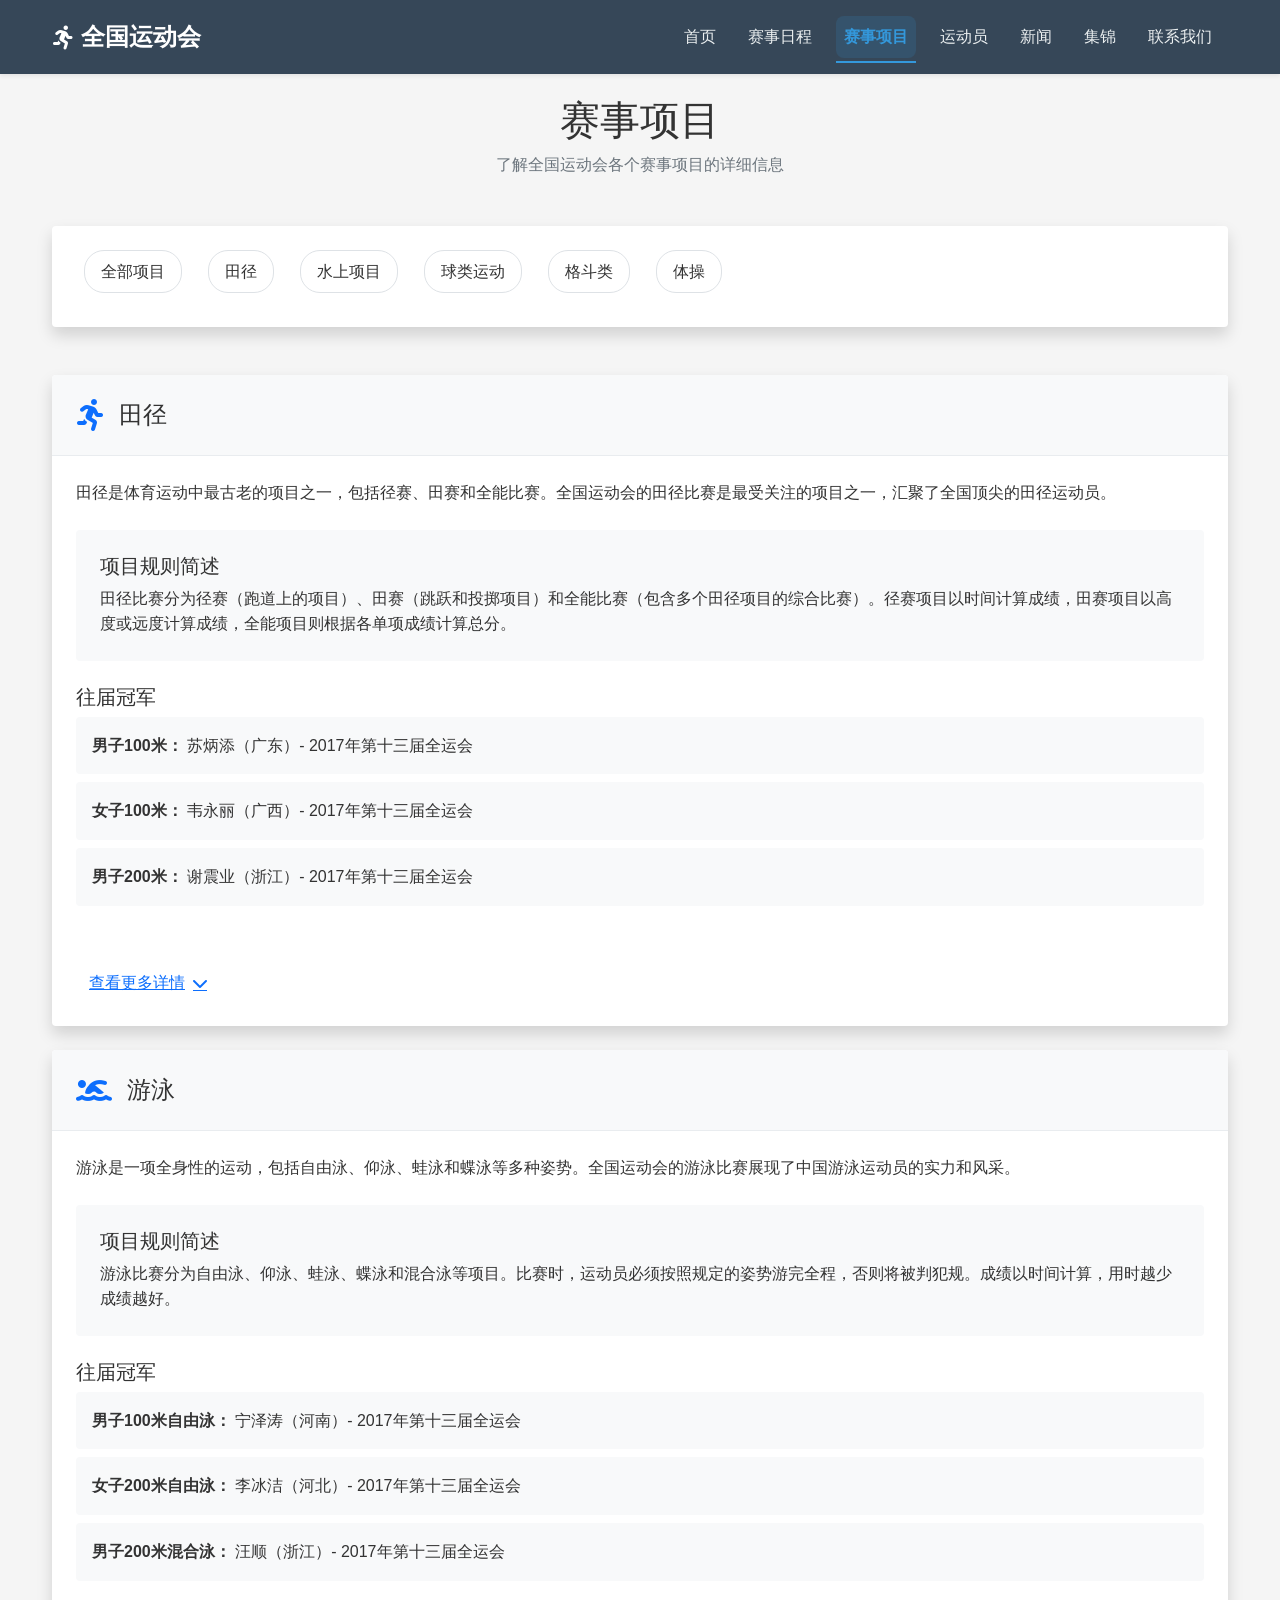
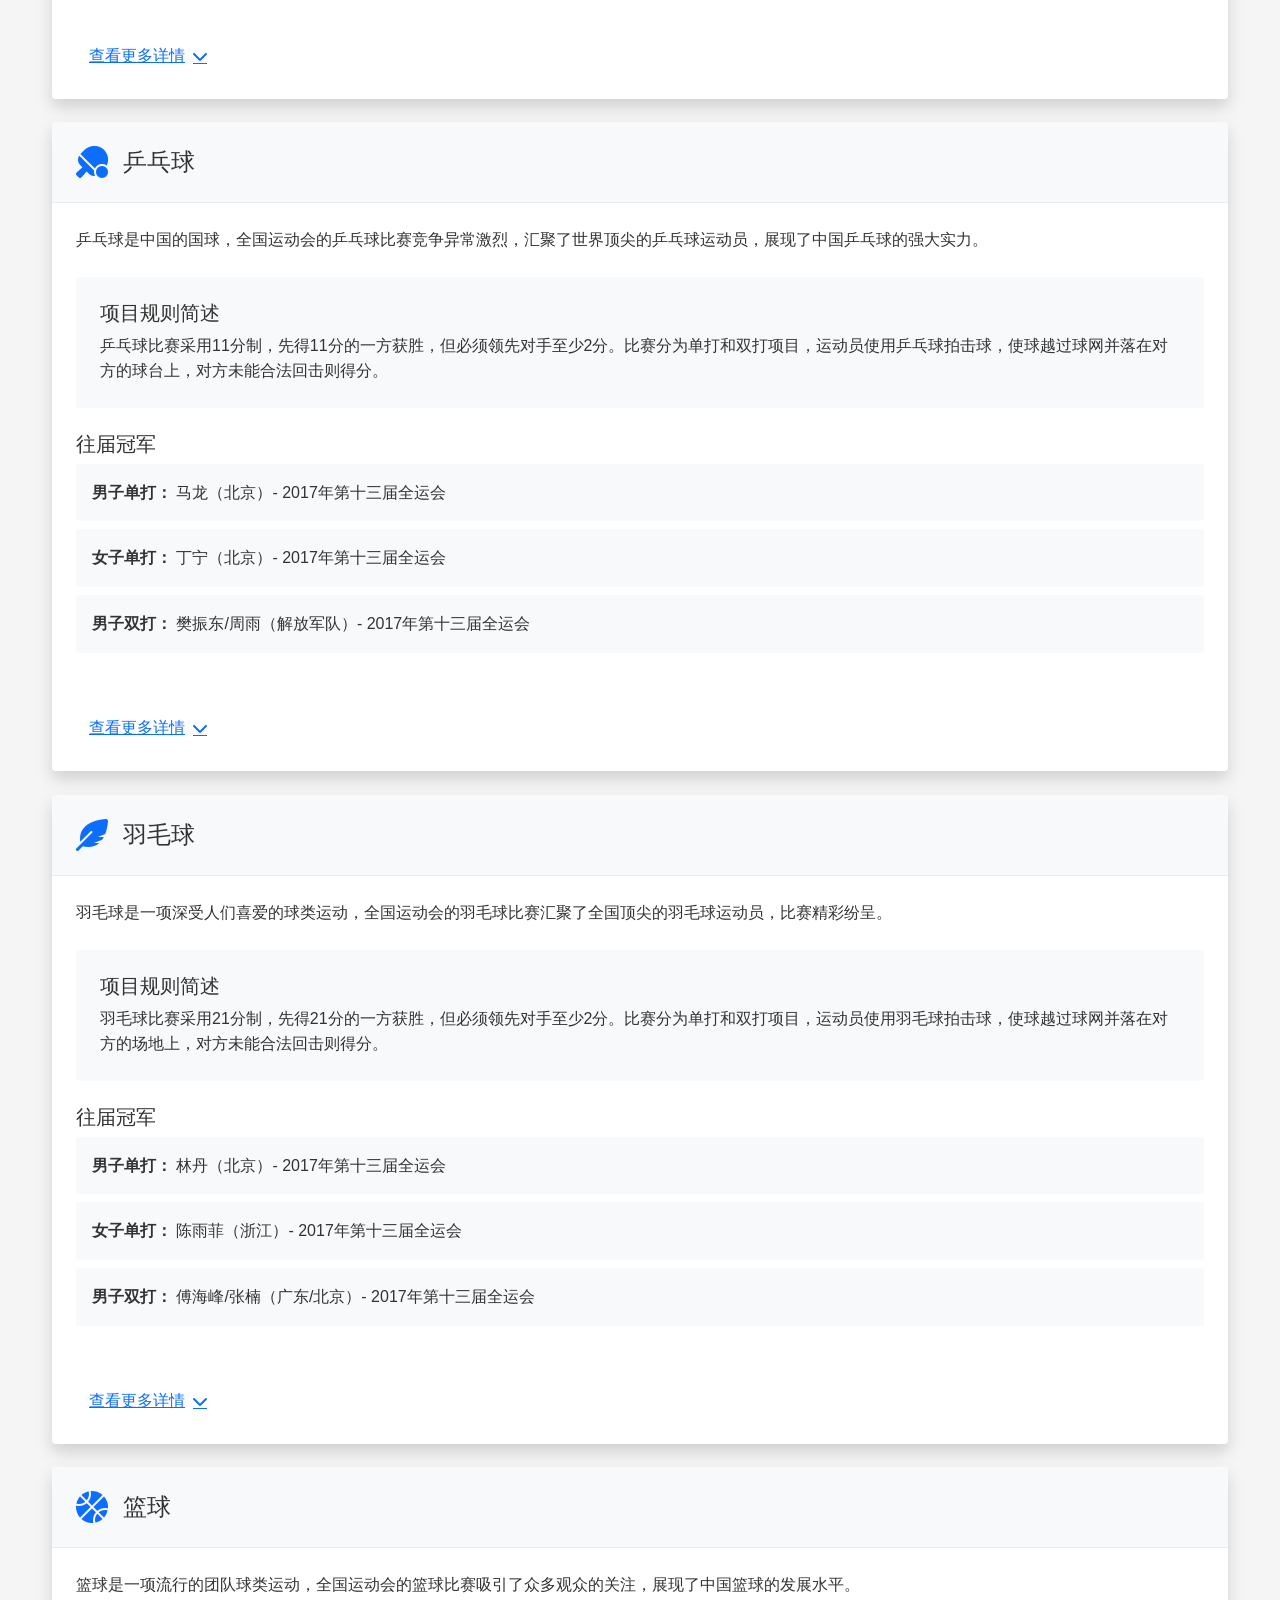
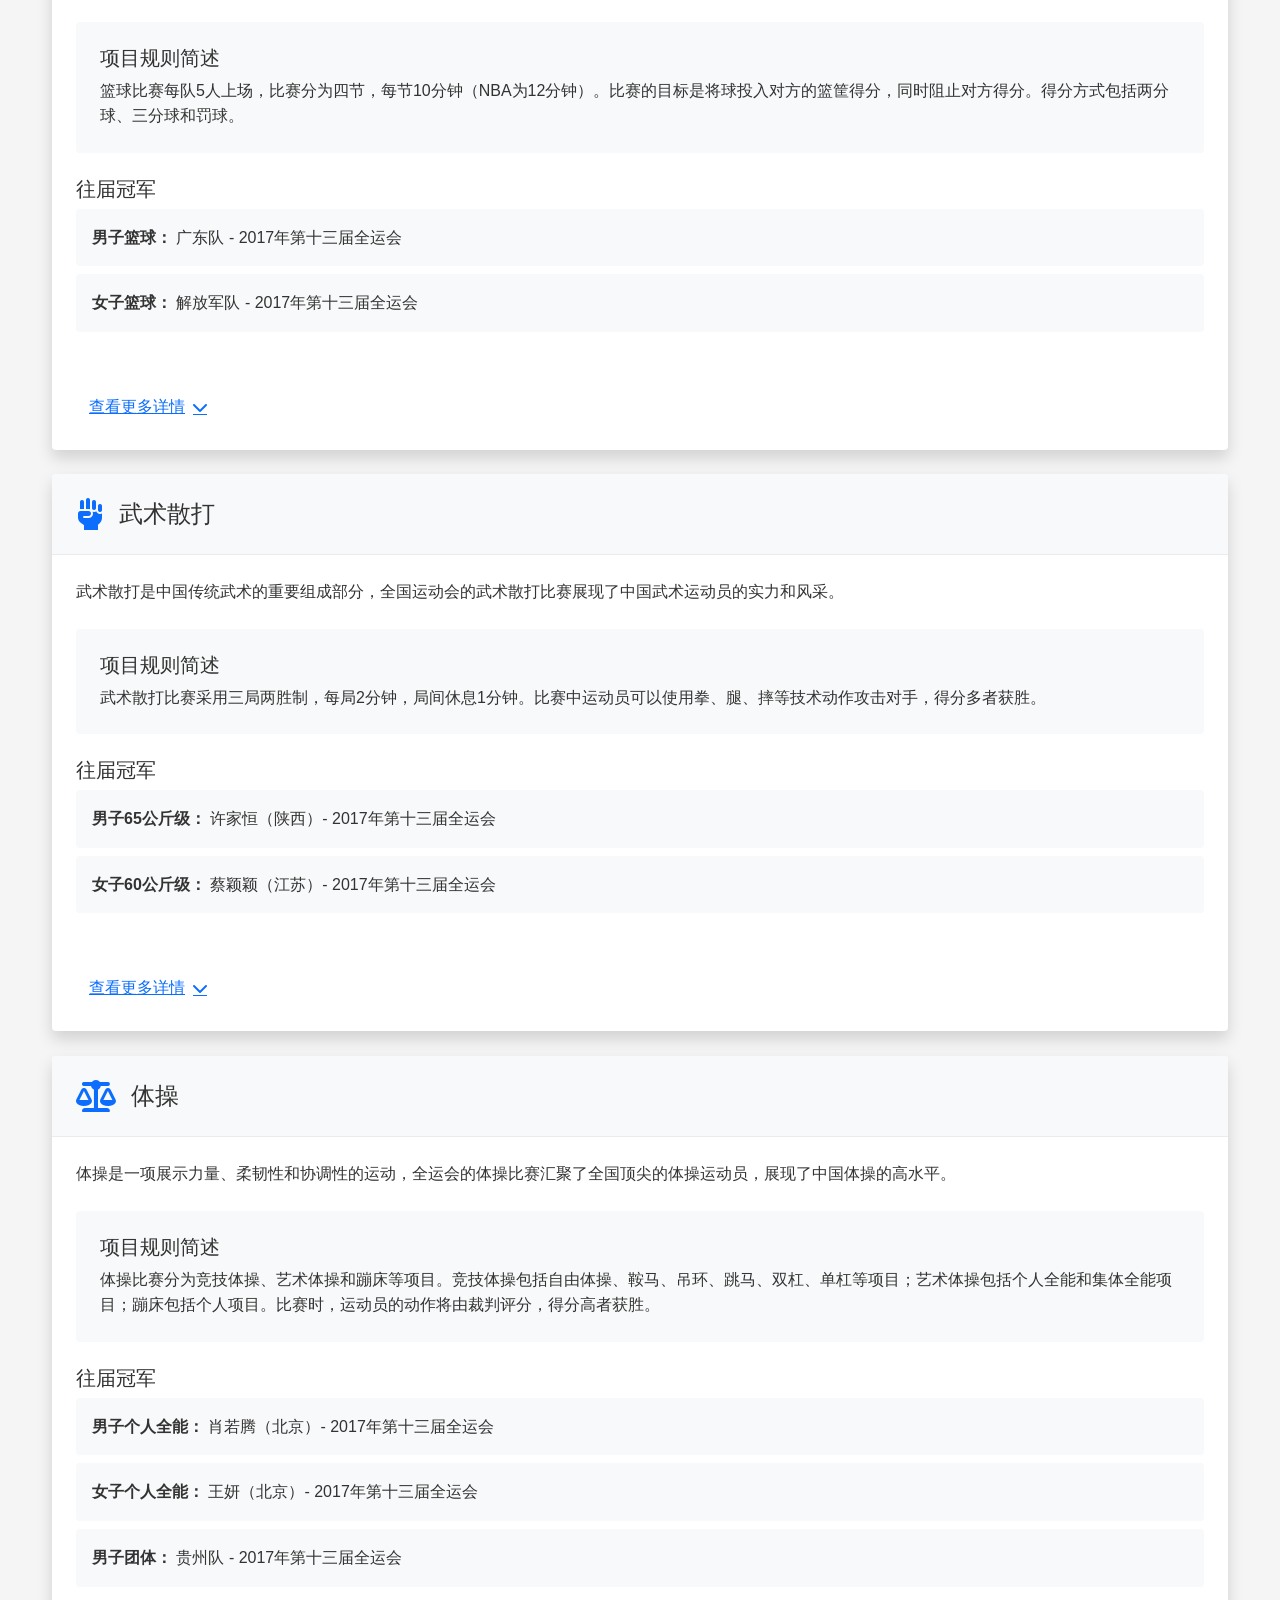
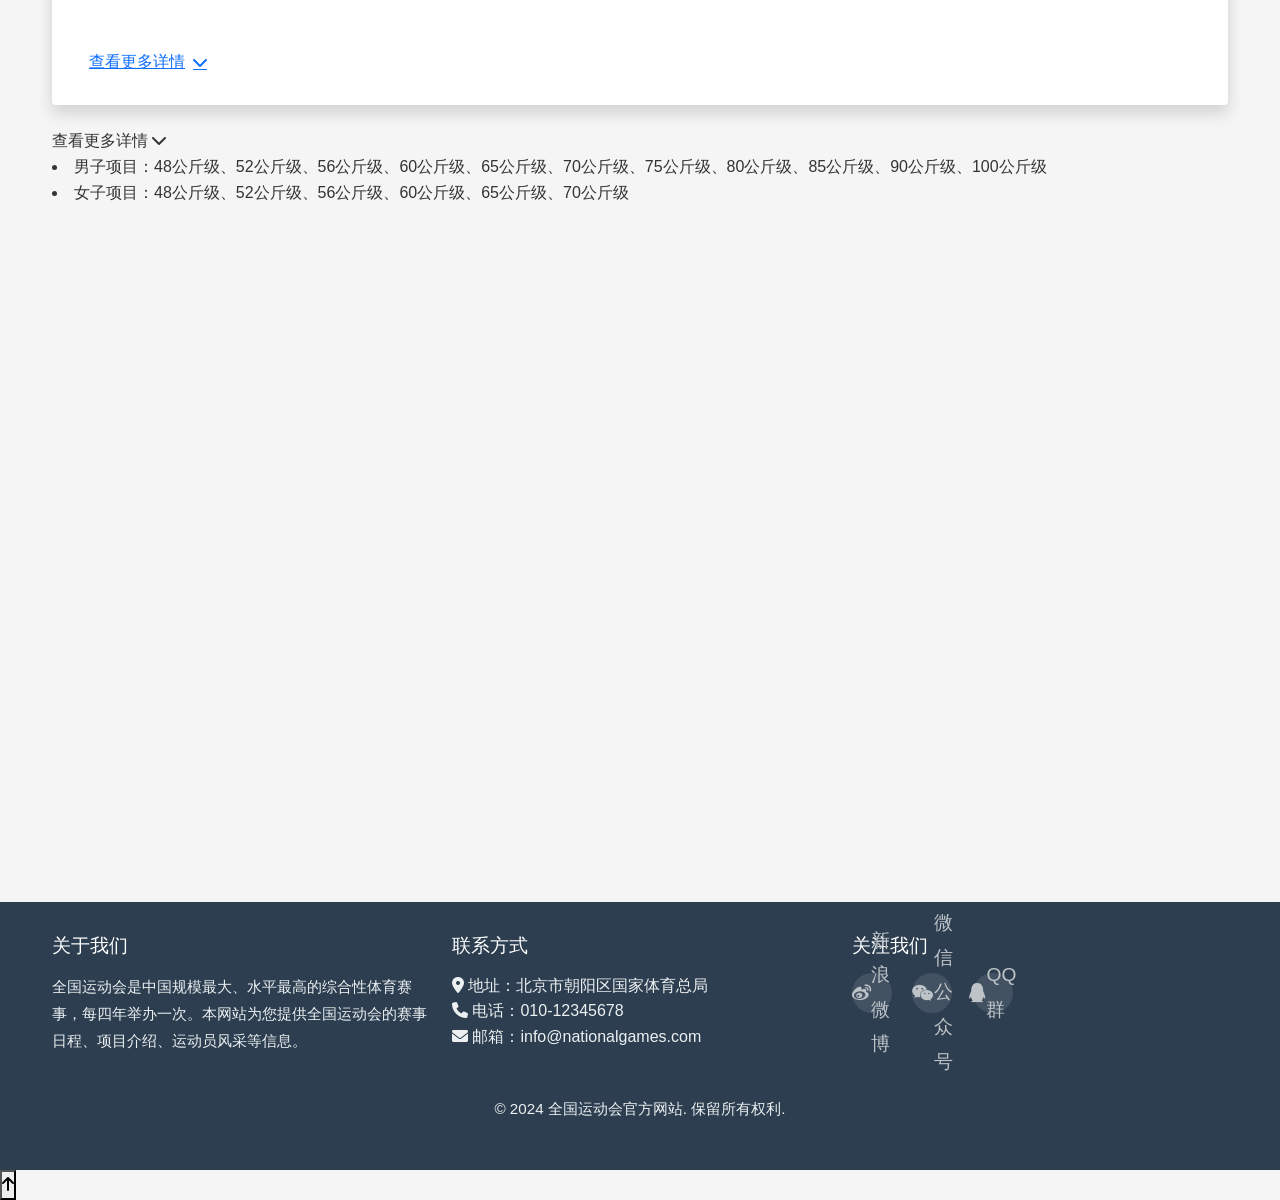
<file: FinalProject/events.html>
<!DOCTYPE html>
<html lang="zh-CN">
<head>
    <meta charset="UTF-8">
    <meta name="viewport" content="width=device-width, initial-scale=1.0">
    <title>全国运动会 - 赛事项目介绍</title>
    <!-- SEO优化 -->
    <meta name="description" content="全国运动会赛事项目介绍，包括田径、游泳、球类、体操等多个比赛项目的详细信息、规则和往届冠军。">
    <meta name="keywords" content="全国运动会,赛事项目,田径,游泳,球类,体操,苏炳添,全运会">
    <meta name="author" content="全国运动会组委会">
    
    <!-- 预加载关键CSS -->
    <link rel="preload" href="css/bootstrap.min.css" as="style" onload="this.onload=null;this.rel='stylesheet'">
    <link rel="preload" href="css/styles.css" as="style" onload="this.onload=null;this.rel='stylesheet'">
    
    <!-- 非关键CSS延迟加载 -->
    <link rel="stylesheet" href="css/bootstrap.min.css" media="print" onload="this.media='all'">
    <link rel="stylesheet" href="css/styles.css" media="print" onload="this.media='all'">
    
    <!-- 图标库延迟加载 -->
    <link rel="stylesheet" href="https://cdnjs.cloudflare.com/ajax/libs/font-awesome/6.0.0-beta3/css/all.min.css" media="print" onload="this.media='all'">
    
    <!-- 核心内联样式 -->
    <style>
        /* 关键渲染路径样式 */
        body {
            font-family: -apple-system, BlinkMacSystemFont, 'Segoe UI', Roboto, sans-serif;
            margin: 0;
            padding: 0;
            background-color: #f5f5f5;
        }
        
        main {
            margin-top: 80px;
        }
        
        /* 减少重绘重排的基础样式 */
        .event-card {
            will-change: transform;
        }
    </style>
    
    <!-- 结构化数据 (JSON-LD) -->
    <script type="application/ld+json">
    {
      "@context": "https://schema.org",
      "@type": "SportsEvent",
      "name": "全国运动会赛事项目",
      "description": "全国运动会赛事项目介绍，包括田径、游泳、球类、体操等多个比赛项目的详细信息、规则和往届冠军。",
      "url": "https://www.nationalgames.com/events.html",
      "startDate": "2024-09-01",
      "endDate": "2024-09-15",
      "location": {
        "@type": "Place",
        "name": "全国运动会主体育场",
        "address": {
          "@type": "PostalAddress",
          "addressLocality": "北京市",
          "addressRegion": "北京",
          "addressCountry": "中国"
        }
      },
      "organizer": {
        "@type": "Organization",
        "name": "全国运动会组委会",
        "url": "https://www.nationalgames.com"
      },
      "about": {
        "@type": "SportsOrganization",
        "name": "全国运动会",
        "sport": ["田径", "游泳", "乒乓球", "羽毛球", "篮球", "武术散打", "体操"]
      }
    }
    </script>
</head>
<body>
    <!-- 头部导航栏 -->
    <header class="fixed-top">
        <nav class="navbar navbar-expand-lg navbar-dark bg-dark shadow-sm">
            <div class="container">
                <a class="navbar-brand" href="index.html">
                    <i class="fas fa-running"></i> 全国运动会
                </a>
                <button class="navbar-toggler" type="button" data-bs-toggle="collapse" data-bs-target="#navbarNav" aria-controls="navbarNav" aria-expanded="false" aria-label="Toggle navigation">
                    <span class="navbar-toggler-icon"></span>
                </button>
                <div class="collapse navbar-collapse justify-content-end" id="navbarNav">
                    <ul class="navbar-nav">
                        <li class="nav-item">
                            <a class="nav-link" href="index.html">首页</a>
                        </li>
                        <li class="nav-item">
                            <a class="nav-link" href="schedule.html">赛事日程</a>
                        </li>
                        <li class="nav-item">
                            <a class="nav-link active" href="events.html">赛事项目</a>
                        </li>
                        <li class="nav-item">
                            <a class="nav-link" href="athletes.html">运动员</a>
                        </li>
                        <li class="nav-item">
                            <a class="nav-link" href="news.html">新闻</a>
                        </li>
                        <li class="nav-item">
                            <a class="nav-link" href="live.html">集锦</a>
                        </li>
                        <li class="nav-item">
                            <a class="nav-link" href="contact.html">联系我们</a>
                        </li>
                    </ul>
                </div>
            </div>
        </nav>
    </header>

    <!-- 页面内容 -->
    <main class="container mt-5 pt-5">
        <!-- 页面标题 -->
        <div class="text-center mb-5 fade-in">
            <h1>赛事项目</h1>
            <p class="text-muted">了解全国运动会各个赛事项目的详细信息</p>
        </div>

        <!-- 分类导航 -->
        <div class="category-nav bg-white rounded p-4 shadow mb-5">
            <h2 class="visually-hidden">赛事项目分类</h2>
            <style>
                /* 确保导航链接文字清晰可见 */
                .category-nav .nav-link {
                    color: #333 !important;
                    -webkit-text-fill-color: #333 !important;
                    background-color: transparent !important;
                }
                .category-nav .nav-link.active {
                    color: #fff !important;
                    -webkit-text-fill-color: #fff !important;
                    background-color: #0d6efd !important;
                }
            </style>
            <ul class="nav flex-wrap gap-2" id="categoryTabs" role="tablist" aria-label="赛事项目分类">
                <li class="nav-item" role="presentation">
                    <button class="nav-link active hover-scale transition-all" id="all-tab" data-bs-toggle="tab" data-bs-target="#all" type="button" role="tab" aria-controls="all" aria-selected="true" aria-label="全部项目">全部项目</button>
                </li>
                <li class="nav-item" role="presentation">
                    <button class="nav-link hover-scale transition-all" id="track-and-field-tab" data-bs-toggle="tab" data-bs-target="#track-and-field" type="button" role="tab" aria-controls="track-and-field" aria-selected="false" aria-label="田径项目">田径</button>
                </li>
                <li class="nav-item" role="presentation">
                    <button class="nav-link hover-scale transition-all" id="aquatics-tab" data-bs-toggle="tab" data-bs-target="#aquatics" type="button" role="tab" aria-controls="aquatics" aria-selected="false" aria-label="水上项目">水上项目</button>
                </li>
                <li class="nav-item" role="presentation">
                    <button class="nav-link hover-scale transition-all" id="ball-games-tab" data-bs-toggle="tab" data-bs-target="#ball-games" type="button" role="tab" aria-controls="ball-games" aria-selected="false" aria-label="球类运动">球类运动</button>
                </li>
                <li class="nav-item" role="presentation">
                    <button class="nav-link hover-scale transition-all" id="combat-tab" data-bs-toggle="tab" data-bs-target="#combat" type="button" role="tab" aria-controls="combat" aria-selected="false" aria-label="格斗类项目">格斗类</button>
                </li>
                <li class="nav-item" role="presentation">
                    <button class="nav-link hover-scale transition-all" id="gymnastics-tab" data-bs-toggle="tab" data-bs-target="#gymnastics" type="button" role="tab" aria-controls="gymnastics" aria-selected="false" aria-label="体操项目">体操</button>
                </li>
            </ul>
        </div>

        <!-- 项目详情卡片 -->
        <div class="tab-content" id="categoryTabsContent">
            <!-- 全部项目 -->
            <div class="tab-pane fade show active" id="all" role="tabpanel" aria-labelledby="all-tab">
                <!-- 田径项目 -->
                <div class="event-card bg-white rounded shadow mb-4 hover-shadow-lg transition-all" data-category="track-and-field" role="article" aria-labelledby="track-and-field-title" aria-describedby="track-and-field-desc">
                    <div class="event-card-header d-flex align-items-center p-4 bg-gradient-primary-light" role="heading" aria-level="2">
                        <i class="fas fa-running event-icon text-primary" aria-hidden="true"></i>
                        <h3 class="mb-0 fw-medium" id="track-and-field-title">田径</h3>
                    </div>
                    <div class="event-card-body p-4">
                        <p class="mb-4" id="track-and-field-desc">田径是体育运动中最古老的项目之一，包括径赛、田赛和全能比赛。全国运动会的田径比赛是最受关注的项目之一，汇聚了全国顶尖的田径运动员。</p>
                        
                        <div class="event-rules bg-light-primary rounded p-4 border-l-4 border-primary" role="region" aria-labelledby="track-and-field-rules">
                            <h5 class="fw-medium mb-2" id="track-and-field-rules">项目规则简述</h5>
                            <p class="mb-0">田径比赛分为径赛（跑道上的项目）、田赛（跳跃和投掷项目）和全能比赛（包含多个田径项目的综合比赛）。径赛项目以时间计算成绩，田赛项目以高度或远度计算成绩，全能项目则根据各单项成绩计算总分。</p>
                        </div>
                        
                        <div class="past-champions mt-4" role="region" aria-labelledby="track-and-field-champions">
                            <h5 class="fw-medium mb-2" id="track-and-field-champions">往届冠军</h5>
                            <div class="champion-item bg-light-primary rounded p-3 border-l-4 border-primary mb-2">
                                <strong>男子100米：</strong> 苏炳添（广东）- 2017年第十三届全运会
                            </div>
                            <div class="champion-item bg-light-primary rounded p-3 border-l-4 border-primary mb-2">
                                <strong>女子100米：</strong> 韦永丽（广西）- 2017年第十三届全运会
                            </div>
                            <div class="champion-item bg-light-primary rounded p-3 border-l-4 border-primary">
                                <strong>男子200米：</strong> 谢震业（浙江）- 2017年第十三届全运会
                            </div>
                        </div>
                    </div>
                    <div class="event-card-footer p-4">
                        <button class="btn btn-link hover-scale transition-all" type="button" data-bs-toggle="collapse" data-bs-target="#trackAndFieldDetails" aria-expanded="false" aria-controls="trackAndFieldDetails" aria-label="查看田径项目更多详情">
                            查看更多详情 <i class="fas fa-chevron-down" aria-hidden="true"></i>
                        </button>
                        <div class="collapse" id="trackAndFieldDetails">
                            <div class="mt-3 p-3 bg-light rounded">
                                <h6>田径项目详细介绍</h6>
                                <p>田径运动是各项体育运动的基础，它能全面地、有效地发展人的身体素质和运动技能，对其他各项运动技术的发展和成绩的提高都有很好的作用。因此，各项体育运动都把田径运动作为发展身体素质的训练手段。实践证明，许多优秀运动员，特别是球类运动员，都有较高的田径运动能力。</p>
                                <p>田径运动包括竞走、跑、跳跃、投掷以及由跑、跳、跃、投掷的部分项目组成的全能运动，共计四十多项。以时间计算成绩的项目叫径赛；以高度或远度计算成绩的项目叫田赛；全能运动项目，则是以各单项成绩按《田径运动评分表》换算分数计算成绩。</p>
                                <h6>比赛项目</h6>
                                <ul>
                                    <li>径赛项目：100米、200米、400米、800米、1500米、5000米、10000米、110米栏、400米栏、3000米障碍、4×100米接力、4×400米接力</li>
                                    <li>田赛项目：跳高、撑杆跳高、跳远、三级跳远、铅球、铁饼、链球、标枪</li>
                                    <li>全能项目：男子十项全能、女子七项全能</li>
                                </ul>
                            </div>
                        </div>
                    </div>
                </div>

                <!-- 游泳项目 -->
                <div class="event-card bg-white rounded shadow mb-4 hover-shadow-lg transition-all" data-category="aquatics" role="article" aria-labelledby="swimming-title" aria-describedby="swimming-desc">
                    <div class="event-card-header d-flex align-items-center p-4 bg-gradient-primary-light" role="heading" aria-level="2">
                        <i class="fas fa-swimmer event-icon text-primary" aria-hidden="true"></i>
                        <h3 class="mb-0 fw-medium" id="swimming-title">游泳</h3>
                    </div>
                    <div class="event-card-body p-4">
                        <p class="mb-4" id="swimming-desc">游泳是一项全身性的运动，包括自由泳、仰泳、蛙泳和蝶泳等多种姿势。全国运动会的游泳比赛展现了中国游泳运动员的实力和风采。</p>
                        
                        <div class="event-rules bg-light-primary rounded p-4 border-l-4 border-primary" role="region" aria-labelledby="swimming-rules">
                            <h5 class="fw-medium mb-2" id="swimming-rules">项目规则简述</h5>
                            <p class="mb-0">游泳比赛分为自由泳、仰泳、蛙泳、蝶泳和混合泳等项目。比赛时，运动员必须按照规定的姿势游完全程，否则将被判犯规。成绩以时间计算，用时越少成绩越好。</p>
                        </div>
                        
                        <div class="past-champions mt-4" role="region" aria-labelledby="swimming-champions">
                            <h5 class="fw-medium mb-2" id="swimming-champions">往届冠军</h5>
                            <div class="champion-item bg-light-primary rounded p-3 border-l-4 border-primary mb-2">
                                <strong>男子100米自由泳：</strong> 宁泽涛（河南）- 2017年第十三届全运会
                            </div>
                            <div class="champion-item bg-light-primary rounded p-3 border-l-4 border-primary mb-2">
                                <strong>女子200米自由泳：</strong> 李冰洁（河北）- 2017年第十三届全运会
                            </div>
                            <div class="champion-item bg-light-primary rounded p-3 border-l-4 border-primary mb-2">
                                <strong>男子200米混合泳：</strong> 汪顺（浙江）- 2017年第十三届全运会
                            </div>
                        </div>
                    </div>
                    <div class="event-card-footer p-4">
                        <button class="btn btn-link hover-scale transition-all" type="button" data-bs-toggle="collapse" data-bs-target="#swimmingDetails" aria-expanded="false" aria-controls="swimmingDetails" aria-label="查看游泳项目更多详情">
                            查看更多详情 <i class="fas fa-chevron-down" aria-hidden="true"></i>
                        </button>
                        <div class="collapse" id="swimmingDetails">
                            <div class="mt-3 p-3 bg-light rounded">
                                <h6>游泳项目详细介绍</h6>
                                <p>游泳是人类凭借自身动作，使身体在水中游动的一项有意识的技能活动。游泳运动可分为竞技游泳和实用游泳。竞技游泳是指有特定技术要求，按游泳竞赛规则规定进行竞赛的游泳项目。它包括自由泳、仰泳、蛙泳和蝶泳四种泳姿的竞速项目，以及花样游泳等。</p>
                                <p>游泳是一项对身体非常有益的运动，它可以增强心肺功能，提高身体的柔韧性和协调性，同时也是一项很好的全身运动，几乎可以锻炼到身体的所有肌肉群。</p>
                                <h6>比赛项目</h6>
                                <ul>
                                    <li>自由泳：50米、100米、200米、400米、800米、1500米</li>
                                    <li>仰泳：50米、100米、200米</li>
                                    <li>蛙泳：50米、100米、200米</li>
                                    <li>蝶泳：50米、100米、200米</li>
                                    <li>混合泳：200米个人混合泳、400米个人混合泳、4×100米混合泳接力、4×200米自由泳接力</li>
                                </ul>
                            </div>
                        </div>
                    </div>
                </div>

                <!-- 乒乓球项目 -->
                <div class="event-card bg-white rounded shadow mb-4 hover-shadow-lg transition-all" data-category="ball-games" role="article" aria-labelledby="table-tennis-title" aria-describedby="table-tennis-desc">
                    <div class="event-card-header d-flex align-items-center p-4 bg-gradient-primary-light" role="heading" aria-level="2">
                        <i class="fas fa-table-tennis event-icon text-primary" aria-hidden="true"></i>
                        <h3 class="mb-0 fw-medium" id="table-tennis-title">乒乓球</h3>
                    </div>
                    <div class="event-card-body p-4">
                        <p class="mb-4" id="table-tennis-desc">乒乓球是中国的国球，全国运动会的乒乓球比赛竞争异常激烈，汇聚了世界顶尖的乒乓球运动员，展现了中国乒乓球的强大实力。</p>
                        
                        <div class="event-rules bg-light-primary rounded p-4 border-l-4 border-primary" role="region" aria-labelledby="table-tennis-rules">
                            <h5 class="fw-medium mb-2" id="table-tennis-rules">项目规则简述</h5>
                            <p class="mb-0">乒乓球比赛采用11分制，先得11分的一方获胜，但必须领先对手至少2分。比赛分为单打和双打项目，运动员使用乒乓球拍击球，使球越过球网并落在对方的球台上，对方未能合法回击则得分。</p>
                        </div>
                        
                        <div class="past-champions mt-4" role="region" aria-labelledby="table-tennis-champions">
                            <h5 class="fw-medium mb-2" id="table-tennis-champions">往届冠军</h5>
                            <div class="champion-item bg-light-primary rounded p-3 border-l-4 border-primary mb-2">
                                <strong>男子单打：</strong> 马龙（北京）- 2017年第十三届全运会
                            </div>
                            <div class="champion-item bg-light-primary rounded p-3 border-l-4 border-primary mb-2">
                                <strong>女子单打：</strong> 丁宁（北京）- 2017年第十三届全运会
                            </div>
                            <div class="champion-item bg-light-primary rounded p-3 border-l-4 border-primary mb-2">
                                <strong>男子双打：</strong> 樊振东/周雨（解放军队）- 2017年第十三届全运会
                            </div>
                        </div>
                    </div>
                    <div class="event-card-footer p-4">
                        <button class="btn btn-link hover-scale transition-all" type="button" data-bs-toggle="collapse" data-bs-target="#tableTennisDetails" aria-expanded="false" aria-controls="tableTennisDetails" aria-label="查看乒乓球项目更多详情">
                            查看更多详情 <i class="fas fa-chevron-down" aria-hidden="true"></i>
                        </button>
                        <div class="collapse" id="tableTennisDetails">
                            <div class="mt-3 p-3 bg-light rounded">
                                <h6>乒乓球项目详细介绍</h6>
                                <p>乒乓球，中国国球，是一种世界流行的球类体育项目，包括进攻、对抗和防守。比赛分团体、单打、双打等数种；2001年9月1日前以21分为一局，现以11分为一局；采用五局三胜，七局四胜。乒乓球为圆球状，重2.53-2.70克，白或橙色，用赛璐珞或塑料制成。</p>
                                <p>乒乓球运动于19世纪末起源于英国。1959年，容国团获得了第二十五届世界乒乓球锦标赛男子单打冠军后，中国运动员开始登上了国际乒坛，直至今天，被称为中国的“国球”。</p>
                                <h6>比赛项目</h6>
                                <ul>
                                    <li>男子单打</li>
                                    <li>女子单打</li>
                                    <li>男子双打</li>
                                    <li>女子双打</li>
                                    <li>混合双打</li>
                                    <li>男子团体</li>
                                    <li>女子团体</li>
                                </ul>
                            </div>
                        </div>
                    </div>
                </div>

                <!-- 羽毛球项目 -->
                <div class="event-card bg-white rounded shadow mb-4 hover-shadow-lg transition-all" data-category="ball-games" role="article" aria-labelledby="badminton-title" aria-describedby="badminton-desc">
                    <div class="event-card-header d-flex align-items-center p-4 bg-gradient-primary-light" role="heading" aria-level="2">
                        <i class="fas fa-feather-alt event-icon text-primary" aria-hidden="true"></i>
                        <h3 class="mb-0 fw-medium" id="badminton-title">羽毛球</h3>
                    </div>
                    <div class="event-card-body p-4">
                        <p class="mb-4" id="badminton-desc">羽毛球是一项深受人们喜爱的球类运动，全国运动会的羽毛球比赛汇聚了全国顶尖的羽毛球运动员，比赛精彩纷呈。</p>
                        
                        <div class="event-rules bg-light-primary rounded p-4 border-l-4 border-primary" role="region" aria-labelledby="badminton-rules">
                            <h5 class="fw-medium mb-2" id="badminton-rules">项目规则简述</h5>
                            <p class="mb-0">羽毛球比赛采用21分制，先得21分的一方获胜，但必须领先对手至少2分。比赛分为单打和双打项目，运动员使用羽毛球拍击球，使球越过球网并落在对方的场地上，对方未能合法回击则得分。</p>
                        </div>
                        
                        <div class="past-champions mt-4" role="region" aria-labelledby="badminton-champions">
                            <h5 class="fw-medium mb-2" id="badminton-champions">往届冠军</h5>
                            <div class="champion-item bg-light-primary rounded p-3 border-l-4 border-primary mb-2">
                                <strong>男子单打：</strong> 林丹（北京）- 2017年第十三届全运会
                            </div>
                            <div class="champion-item bg-light-primary rounded p-3 border-l-4 border-primary mb-2">
                                <strong>女子单打：</strong> 陈雨菲（浙江）- 2017年第十三届全运会
                            </div>
                            <div class="champion-item bg-light-primary rounded p-3 border-l-4 border-primary mb-2">
                                <strong>男子双打：</strong> 傅海峰/张楠（广东/北京）- 2017年第十三届全运会
                            </div>
                        </div>
                    </div>
                    <div class="event-card-footer p-4">
                        <button class="btn btn-link hover-scale transition-all" type="button" data-bs-toggle="collapse" data-bs-target="#badmintonDetails" aria-expanded="false" aria-controls="badmintonDetails" aria-label="查看羽毛球项目更多详情">
                            查看更多详情 <i class="fas fa-chevron-down" aria-hidden="true"></i>
                        </button>
                        <div class="collapse" id="badmintonDetails">
                            <div class="mt-3 p-3 bg-light rounded">
                                <h6>羽毛球项目详细介绍</h6>
                                <p>羽毛球是一项隔着球网，使用长柄网状球拍击打用羽毛和软木制作而成的一种小型球类的室内运动项目。羽毛球比赛在长方形的场地上进行，场地中间有网相隔，双方运用各种发球、击球和移动等技战术，将球在网上往返对击，以不使球落在本方有效区域内，或使对方击球失误为胜。</p>
                                <p>羽毛球运动起源于19世纪70年代的英国，1992年巴塞罗那奥运会上，羽毛球成为正式比赛项目。中国羽毛球运动在世界上处于领先地位，多次获得奥运会和世界锦标赛的冠军。</p>
                                <h6>比赛项目</h6>
                                <ul>
                                    <li>男子单打</li>
                                    <li>女子单打</li>
                                    <li>男子双打</li>
                                    <li>女子双打</li>
                                    <li>混合双打</li>
                                    <li>男子团体</li>
                                    <li>女子团体</li>
                                </ul>
                            </div>
                        </div>
                    </div>
                </div>

                <!-- 篮球项目 -->
                <div class="event-card bg-white rounded shadow mb-4 hover-shadow-lg transition-all" data-category="ball-games">
                    <div class="event-card-header d-flex align-items-center p-4 bg-gradient-primary-light">
                        <i class="fas fa-basketball-ball event-icon text-primary"></i>
                        <h3 class="mb-0 fw-medium">篮球</h3>
                    </div>
                    <div class="event-card-body p-4">
                        <p class="mb-4">篮球是一项流行的团队球类运动，全国运动会的篮球比赛吸引了众多观众的关注，展现了中国篮球的发展水平。</p>
                        
                        <div class="event-rules bg-light-primary rounded p-4 border-l-4 border-primary">
                            <h5 class="fw-medium mb-2">项目规则简述</h5>
                            <p class="mb-0">篮球比赛每队5人上场，比赛分为四节，每节10分钟（NBA为12分钟）。比赛的目标是将球投入对方的篮筐得分，同时阻止对方得分。得分方式包括两分球、三分球和罚球。</p>
                        </div>
                        
                        <div class="past-champions mt-4">
                            <h5 class="fw-medium mb-2">往届冠军</h5>
                            <div class="champion-item bg-light-primary rounded p-3 border-l-4 border-primary mb-2">
                                <strong>男子篮球：</strong> 广东队 - 2017年第十三届全运会
                            </div>
                            <div class="champion-item bg-light-primary rounded p-3 border-l-4 border-primary mb-2">
                                <strong>女子篮球：</strong> 解放军队 - 2017年第十三届全运会
                            </div>
                        </div>
                    </div>
                    <div class="event-card-footer p-4">
                        <button class="btn btn-link hover-scale transition-all" type="button" data-bs-toggle="collapse" data-bs-target="#basketballDetails" aria-expanded="false" aria-controls="basketballDetails">
                            查看更多详情 <i class="fas fa-chevron-down"></i>
                        </button>
                        <div class="collapse" id="basketballDetails">
                            <div class="mt-3 p-3 bg-light rounded">
                                <h6>篮球项目详细介绍</h6>
                                <p>篮球，起源于美国马萨诸塞州，是1891年12月21日由詹姆斯·奈史密斯创造，是奥运会核心比赛项目，是以手为中心的身体对抗性体育运动。</p>
                                <p>篮球运动是一项集体性运动，它不仅要求运动员具有娴熟的个人技术，还需要运动员之间的密切配合和团队合作精神。篮球运动具有很强的观赏性和竞技性，深受世界各国人民的喜爱。</p>
                                <h6>比赛项目</h6>
                                <ul>
                                    <li>男子篮球</li>
                                    <li>女子篮球</li>
                                    <li>三人篮球男子组</li>
                                    <li>三人篮球女子组</li>
                                </ul>
                            </div>
                        </div>
                    </div>
                </div>
                
                <!-- 武术散打项目 -->
                <div class="event-card bg-white rounded shadow mb-4 hover-shadow-lg transition-all" data-category="combat">
                    <div class="event-card-header d-flex align-items-center p-4 bg-gradient-primary-light">
                        <i class="fas fa-fist-raised event-icon text-primary"></i>
                        <h3 class="mb-0 fw-medium">武术散打</h3>
                    </div>
                    <div class="event-card-body p-4">
                        <p class="mb-4">武术散打是中国传统武术的重要组成部分，全国运动会的武术散打比赛展现了中国武术运动员的实力和风采。</p>
                        
                        <div class="event-rules bg-light-primary rounded p-4 border-l-4 border-primary">
                            <h5 class="fw-medium mb-2">项目规则简述</h5>
                            <p class="mb-0">武术散打比赛采用三局两胜制，每局2分钟，局间休息1分钟。比赛中运动员可以使用拳、腿、摔等技术动作攻击对手，得分多者获胜。</p>
                        </div>
                        
                        <div class="past-champions mt-4">
                            <h5 class="fw-medium mb-2">往届冠军</h5>
                            <div class="champion-item bg-light-primary rounded p-3 border-l-4 border-primary mb-2">
                                <strong>男子65公斤级：</strong> 许家恒（陕西）- 2017年第十三届全运会
                            </div>
                            <div class="champion-item bg-light-primary rounded p-3 border-l-4 border-primary mb-2">
                                <strong>女子60公斤级：</strong> 蔡颖颖（江苏）- 2017年第十三届全运会
                            </div>
                        </div>
                    </div>
                    <div class="event-card-footer p-4">
                        <button class="btn btn-link hover-scale transition-all" type="button" data-bs-toggle="collapse" data-bs-target="#wushuDetails" aria-expanded="false" aria-controls="wushuDetails">
                            查看更多详情 <i class="fas fa-chevron-down"></i>
                        </button>
                        <div class="collapse" id="wushuDetails">
                            <div class="mt-3 p-3 bg-light rounded">
                                <h6>武术散打项目详细介绍</h6>
                                <p>武术散打是中国武术的重要组成部分，是一项集踢、打、摔于一体的格斗运动，具有浓郁的中国特色和民族风格。武术散打比赛规则科学、合理，注重攻防转换和技术全面性，是一项极具观赏性和竞技性的体育项目。</p>
                                <p>武术散打运动起源于中国，是在中国传统武术的基础上发展起来的一项现代竞技体育项目。经过多年的发展，武术散打已经成为国际武术联合会的正式比赛项目，并在世界范围内得到了广泛的推广和普及。</p>
                                <h6>比赛项目</h6>
                                <ul>
                                    <li>男子项目：48公斤级、52公斤级、56公斤级、60公斤级、65公斤级、70公斤级、75公斤级、80公斤级、85公斤级、90公斤级、100公斤级</li>
                                    <li>女子项目：48公斤级、52公斤级、56公斤级、60公斤级、65公斤级、70公斤级</li>
                                </ul>
                            </div>
                        </div>
                    </div>
                </div>
                
                <!-- 体操项目 -->
                <div class="event-card bg-white rounded shadow mb-4 hover-shadow-lg transition-all" data-category="gymnastics">
                    <div class="event-card-header d-flex align-items-center p-4 bg-gradient-primary-light">
                        <i class="fas fa-balance-scale event-icon text-primary"></i>
                        <h3 class="mb-0 fw-medium">体操</h3>
                    </div>
                    <div class="event-card-body p-4">
                        <p class="mb-4">体操是一项展示力量、柔韧性和协调性的运动，全运会的体操比赛汇聚了全国顶尖的体操运动员，展现了中国体操的高水平。</p>
                        
                        <div class="event-rules bg-light-primary rounded p-4 border-l-4 border-primary">
                            <h5 class="fw-medium mb-2">项目规则简述</h5>
                            <p class="mb-0">体操比赛分为竞技体操、艺术体操和蹦床等项目。竞技体操包括自由体操、鞍马、吊环、跳马、双杠、单杠等项目；艺术体操包括个人全能和集体全能项目；蹦床包括个人项目。比赛时，运动员的动作将由裁判评分，得分高者获胜。</p>
                        </div>
                        
                        <div class="past-champions mt-4">
                            <h5 class="fw-medium mb-2">往届冠军</h5>
                            <div class="champion-item bg-light-primary rounded p-3 border-l-4 border-primary mb-2">
                                <strong>男子个人全能：</strong> 肖若腾（北京）- 2017年第十三届全运会
                            </div>
                            <div class="champion-item bg-light-primary rounded p-3 border-l-4 border-primary mb-2">
                                <strong>女子个人全能：</strong> 王妍（北京）- 2017年第十三届全运会
                            </div>
                            <div class="champion-item bg-light-primary rounded p-3 border-l-4 border-primary mb-2">
                                <strong>男子团体：</strong> 贵州队 - 2017年第十三届全运会
                            </div>
                        </div>
                    </div>
                    <div class="event-card-footer p-4">
                        <button class="btn btn-link hover-scale transition-all" type="button" data-bs-toggle="collapse" data-bs-target="#gymnasticsDetails" aria-expanded="false" aria-controls="gymnasticsDetails">
                            查看更多详情 <i class="fas fa-chevron-down"></i>
                        </button>
                        <div class="collapse" id="gymnasticsDetails">
                            <div class="mt-3 p-3 bg-light rounded">
                                <h6>体操项目详细介绍</h6>
                                <p>体操是一种徒手或借助器械进行各种身体操练的体育项目，具有悠久的历史和广泛的群众基础。体操运动可以锻炼身体的柔韧性、力量、平衡能力和协调能力，对提高人体的健康水平和运动能力具有重要的作用。</p>
                                <p>竞技体操是体操运动的重要组成部分，包括男子六项和女子四项。男子六项包括自由体操、鞍马、吊环、跳马、双杠和单杠；女子四项包括跳马、高低杠、平衡木和自由体操。艺术体操是一项以自然性和韵律性动作为基础的女子竞技性体操项目，包括绳、圈、球、棒、带五种器械。蹦床是一项利用弹性床面进行跳跃和翻腾的体操项目，包括网上和单跳两个小项。</p>
                                <h6>比赛项目</h6>
                                <ul>
                                    <li>男子项目：自由体操、鞍马、吊环、跳马、双杠、单杠、个人全能、团体</li>
                                    <li>女子项目：跳马、高低杠、平衡木、自由体操、个人全能、团体</li>
                                    <li>艺术体操：个人全能、集体全能</li>
                                    <li>蹦床：男子网上个人、女子网上个人、男子单跳个人、女子单跳个人</li>
                                </ul>
                            </div>
                        </div>
                    </div>
                </div>
            </div>


                            查看更多详情 <i class="fas fa-chevron-down"></i>
                        </button>
                        <div class="collapse" id="trackAndFieldDetails">
                            <div class="mt-3 p-3 bg-light rounded">
                                <h6>田径项目详细介绍</h6>
                                <p>田径运动是各项体育运动的基础，它能全面地、有效地发展人的身体素质和运动技能，对其他各项运动技术的发展和成绩的提高都有很好的作用。因此，各项体育运动都把田径运动作为发展身体素质的训练手段。实践证明，许多优秀运动员，特别是球类运动员，都有较高的田径运动能力。</p>
                                <p>田径运动包括竞走、跑、跳跃、投掷以及由跑、跳、跃、投掷的部分项目组成的全能运动，共计四十多项。以时间计算成绩的项目叫径赛；以高度或远度计算成绩的项目叫田赛；全能运动项目，则是以各单项成绩按《田径运动评分表》换算分数计算成绩。</p>
                                <h6>比赛项目</h6>
                                <ul>
                                    <li>径赛项目：100米、200米、400米、800米、1500米、5000米、10000米、110米栏、400米栏、3000米障碍、4×100米接力、4×400米接力</li>
                                    <li>田赛项目：跳高、撑杆跳高、跳远、三级跳远、铅球、铁饼、链球、标枪</li>
                                    <li>全能项目：男子十项全能、女子七项全能</li>
                                </ul>
                            </div>
                        </div>
                    </div>
                </div>
            </div>


    
                                    <li>男子项目：48公斤级、52公斤级、56公斤级、60公斤级、65公斤级、70公斤级、75公斤级、80公斤级、85公斤级、90公斤级、100公斤级</li>
                                    <li>女子项目：48公斤级、52公斤级、56公斤级、60公斤级、65公斤级、70公斤级</li>
                                </ul>
                            </div>
                        </div>
                    </div>
                </div>
            </div>

            <!-- 体操 -->
            <div class="tab-pane fade" id="gymnastics" role="tabpanel" aria-labelledby="gymnastics-tab">
                <div class="event-card bg-white rounded shadow mb-4 hover-shadow-lg transition-all">
                    <div class="event-card-header d-flex align-items-center p-4 bg-gradient-primary-light">
                        <i class="fas fa-balance-scale event-icon text-primary"></i>
                        <h3 class="mb-0 fw-medium">体操</h3>
                    </div>
                    <div class="event-card-body p-4">
                        <p class="mb-4">体操是一项展示力量、柔韧性和协调性的运动，全运会的体操比赛汇聚了全国顶尖的体操运动员，展现了中国体操的高水平。</p>
                        
                        <div class="event-rules bg-light-primary rounded p-4 border-l-4 border-primary">
                            <h5 class="fw-medium mb-2">项目规则简述</h5>
                            <p class="mb-0">体操比赛分为竞技体操、艺术体操和蹦床等项目。竞技体操包括自由体操、鞍马、吊环、跳马、双杠、单杠等项目；艺术体操包括个人全能和集体全能项目；蹦床包括个人项目。比赛时，运动员的动作将由裁判评分，得分高者获胜。</p>
                        </div>
                        
                        <div class="past-champions mt-4">
                            <h5 class="fw-medium mb-2">往届冠军</h5>
                            <div class="champion-item bg-light-primary rounded p-3 border-l-4 border-primary mb-2">
                                <strong>男子个人全能：</strong> 肖若腾（北京）- 2017年第十三届全运会
                            </div>
                            <div class="champion-item bg-light-primary rounded p-3 border-l-4 border-primary mb-2">
                                <strong>女子个人全能：</strong> 王妍（北京）- 2017年第十三届全运会
                            </div>
                            <div class="champion-item bg-light-primary rounded p-3 border-l-4 border-primary mb-2">
                                <strong>男子团体：</strong> 贵州队 - 2017年第十三届全运会
                            </div>
                        </div>
                    </div>
                    <div class="event-card-footer p-4">
                        <button class="btn btn-link hover-scale transition-all" type="button" data-bs-toggle="collapse" data-bs-target="#gymnasticsDetails" aria-expanded="false" aria-controls="gymnasticsDetails">
                            查看更多详情 <i class="fas fa-chevron-down"></i>
                        </button>
                        <div class="collapse" id="gymnasticsDetails">
                            <div class="mt-3 p-3 bg-light rounded">
                                <h6>体操项目详细介绍</h6>
                                <p>体操是一种徒手或借助器械进行各种身体操练的体育项目，具有悠久的历史和广泛的群众基础。体操运动可以锻炼身体的柔韧性、力量、平衡能力和协调能力，对提高人体的健康水平和运动能力具有重要的作用。</p>
                                <p>竞技体操是体操运动的重要组成部分，包括男子六项和女子四项。男子六项包括自由体操、鞍马、吊环、跳马、双杠和单杠；女子四项包括跳马、高低杠、平衡木和自由体操。艺术体操是一项以自然性和韵律性动作为基础的女子竞技性体操项目，包括绳、圈、球、棒、带五种器械。蹦床是一项利用弹性床面进行跳跃和翻腾的体操项目，包括网上和单跳两个小项。</p>
                                <h6>比赛项目</h6>
                                <ul>
                                    <li>男子项目：自由体操、鞍马、吊环、跳马、双杠、单杠、个人全能、团体</li>
                                    <li>女子项目：跳马、高低杠、平衡木、自由体操、个人全能、团体</li>
                                    <li>艺术体操：个人全能、集体全能</li>
                                    <li>蹦床：男子网上个人、女子网上个人、男子单跳个人、女子单跳个人</li>
                                </ul>
                            </div>
                        </div>
                    </div>
                </div>
            </div>
        </div>
    </main>

    <!-- 页脚 -->
    <footer class="footer">
        <div class="container">
            <div class="row">
                <div class="col-md-4">
                    <h5>关于我们</h5>
                    <p>全国运动会是中国规模最大、水平最高的综合性体育赛事，每四年举办一次。本网站为您提供全国运动会的赛事日程、项目介绍、运动员风采等信息。</p>
                </div>
                <div class="col-md-4">
                    <h5>联系方式</h5>
                    <ul class="list-unstyled">
                        <li><i class="fas fa-map-marker-alt"></i> 地址：北京市朝阳区国家体育总局</li>
                        <li><i class="fas fa-phone"></i> 电话：010-12345678</li>
                        <li><i class="fas fa-envelope"></i> 邮箱：info@nationalgames.com</li>
                    </ul>
                </div>
                <div class="col-md-4">
                    <h5>关注我们</h5>
                    <div class="social-links">
                        <a href="#" target="_blank"><i class="fab fa-weibo"></i> 新浪微博</a>
                        <a href="#" target="_blank"><i class="fab fa-weixin"></i> 微信公众号</a>
                        <a href="#" target="_blank"><i class="fab fa-qq"></i> QQ群</a>
                    </div>
                </div>
            </div>
            <div class="row mt-4">
                <div class="col-md-12 text-center">
                    <p>&copy; 2024 全国运动会官方网站. 保留所有权利.</p>
                </div>
            </div>
        </div>
    </footer>

    <!-- 引入Bootstrap JS -->
    <script src="js/bootstrap.bundle.min.js" defer></script>
    <!-- 引入自定义JS -->
    <script src="js/script.js" defer></script>
    <script>
        // 赛事项目页特定功能
        document.addEventListener('DOMContentLoaded', function() {
            // 初始化分类导航
            initCategoryNav();
            
            // 增强卡片交互
            enhanceCardInteraction();
            
            // 增强折叠面板交互
            enhanceCollapseInteraction();
        });
        
        // 初始化分类导航
        function initCategoryNav() {
            const navLinks = document.querySelectorAll('.category-nav .nav-link');
            const eventCards = document.querySelectorAll('.event-card');
            
            navLinks.forEach(link => {
                link.addEventListener('click', function(e) {
                    // 移除所有激活状态
                    navLinks.forEach(l => l.classList.remove('active'));
                    
                    // 添加当前激活状态
                    this.classList.add('active');
                    
                    // 添加点击动画效果
                    this.classList.add('clicked');
                    setTimeout(() => {
                        this.classList.remove('clicked');
                    }, 300);
                    
                    // 获取当前分类
                    const category = this.getAttribute('data-bs-target').substring(1);
                    
                    // 显示或隐藏项目卡片
                    eventCards.forEach(card => {
                        if (category === 'all') {
                            // 显示所有卡片
                            card.style.display = 'block';
                        } else {
                            // 只显示对应分类的卡片
                            if (card.getAttribute('data-category') === category) {
                                card.style.display = 'block';
                            } else {
                                card.style.display = 'none';
                            }
                        }
                    });
                });
                
                // 添加键盘导航支持
                link.addEventListener('keydown', function(e) {
                    if (e.key === 'Enter' || e.key === ' ') {
                        e.preventDefault();
                        this.click();
                    }
                });
            });
        }
        
        // 增强卡片交互
        function enhanceCardInteraction() {
            const cards = document.querySelectorAll('.event-card');
            
            cards.forEach(card => {
                // 添加悬停效果
                card.addEventListener('mouseenter', function() {
                    this.classList.add('hovered');
                });
                
                card.addEventListener('mouseleave', function() {
                    this.classList.remove('hovered');
                });
                
                // 添加点击效果
                card.addEventListener('click', function(e) {
                    // 如果点击的是按钮或链接，则不添加卡片点击效果
                    if (e.target.closest('button') || e.target.closest('a')) {
                        return;
                    }
                    
                    this.classList.add('clicked');
                    setTimeout(() => {
                        this.classList.remove('clicked');
                    }, 300);
                });
            });
        }
        
        // 增强折叠面板交互
        function enhanceCollapseInteraction() {
            const collapseButtons = document.querySelectorAll('[data-bs-toggle="collapse"]');
            
            collapseButtons.forEach(button => {
                button.addEventListener('click', function() {
                    const targetId = this.getAttribute('data-bs-target');
                    const target = document.querySelector(targetId);
                    
                    // 添加旋转动画效果
                    const icon = this.querySelector('.fas');
                    if (icon) {
                        if (target.classList.contains('show')) {
                            icon.style.transform = 'rotate(0deg)';
                        } else {
                            icon.style.transform = 'rotate(180deg)';
                        }
                    }
                });
            });
        }
    </script>
</body>
</html>
</file>
<file: FinalProject/css/styles.css>
/* 全局样式重置 */
* {
    margin: 0;
    padding: 0;
    box-sizing: border-box;
}

body {
    font-family: 'Microsoft YaHei', Arial, sans-serif;
    line-height: 1.6;
    color: #333;
    background-color: #f8f9fa;
}

/* 导航栏样式 */
.navbar {
    background-color: rgba(44, 62, 80, 0.95) !important;
    backdrop-filter: blur(10px);
    padding: 0.8rem 0;
    transition: all 0.3s ease;
    box-shadow: 0 2px 10px rgba(0, 0, 0, 0.1);
}

.navbar-brand {
    font-size: 1.5rem;
    font-weight: bold;
    color: #fff !important;
    display: flex;
    align-items: center;
    gap: 0.5rem;
    transition: transform 0.3s ease;
}

.navbar-brand:hover {
    transform: translateY(-2px);
}

.nav-link {
    color: #ecf0f1 !important;
    margin: 0 0.5rem;
    padding: 0.5rem 0.8rem;
    border-radius: 8px;
    transition: all 0.3s ease;
    position: relative;
    font-weight: 500;
}

.nav-link:hover {
    color: #3498db !important;
    background-color: rgba(52, 152, 219, 0.1);
    transform: translateY(-2px);
}

.nav-link.active {
    color: #3498db !important;
    font-weight: 600;
    background-color: rgba(52, 152, 219, 0.15);
}

.nav-link.active::after {
    content: '';
    position: absolute;
    bottom: -5px;
    left: 0;
    width: 100%;
    height: 2px;
    background-color: #3498db;
}

/* 导航栏滚动效果 */
.navbar.scrolled {
    padding: 0.6rem 0;
    background-color: rgba(44, 62, 80, 0.98) !important;
    box-shadow: 0 4px 15px rgba(0, 0, 0, 0.15);
}

/* 页脚样式 */
.footer {
    background-color: #2c3e50;
    color: #ecf0f1;
    padding: 2rem 0;
    margin-top: 3rem;
}

.footer h5 {
    margin-bottom: 1rem;
    color: #fff;
    font-size: 1.2rem;
}

.footer p, .footer a {
    font-size: 0.95rem;
    line-height: 1.8;
}

.footer a {
    color: #bdc3c7;
    text-decoration: none;
    transition: color 0.3s ease;
}

.footer a:hover {
    color: #3498db;
}

.social-links {
    margin-top: 1rem;
}

.social-links a {
    display: inline-flex;
    align-items: center;
    justify-content: center;
    width: 40px;
    height: 40px;
    border-radius: 50%;
    background-color: rgba(255, 255, 255, 0.1);
    margin-right: 1rem;
    font-size: 1.2rem;
    transition: all 0.3s ease;
}

.social-links a:hover {
    background-color: #3498db;
    color: #fff;
    transform: translateY(-2px);
}

/* 卡片样式 */
.card {
    border: none;
    border-radius: 12px;
    box-shadow: 0 4px 6px rgba(0, 0, 0, 0.08);
    transition: transform 0.3s ease, box-shadow 0.3s ease;
    background-color: #fff;
    overflow: hidden;
}

.card:hover {
    transform: translateY(-8px);
    box-shadow: 0 12px 20px rgba(0, 0, 0, 0.15);
}

.card-img-top {
    border-top-left-radius: 12px;
    border-top-right-radius: 12px;
    height: 220px;
    object-fit: cover;
    transition: transform 0.3s ease;
    width: 100%;
}

.card:hover .card-img-top {
    transform: scale(1.05);
}

.card-body {
    padding: 1.2rem;
}

/* 新闻列表样式 */
.news-list {
    background-color: #fff;
    border-radius: 12px;
    box-shadow: 0 4px 6px rgba(0, 0, 0, 0.08);
    padding: 2rem;
}

.news-item {
    display: flex;
    gap: 2rem;
    padding: 1.5rem;
    border-bottom: 1px solid #e9ecef;
    transition: all 0.3s ease;
    background-color: #fff;
    border-radius: 8px;
    margin-bottom: 1.5rem;
    cursor: pointer;
}

.news-item:last-child {
    border-bottom: none;
    margin-bottom: 0;
}

.news-item:hover {
    background-color: #f8f9fa;
    transform: translateY(-4px);
    box-shadow: 0 6px 15px rgba(0, 0, 0, 0.1);
}

.news-image-container {
    width: 200px;
    height: 120px;
    overflow: hidden;
    border-radius: 8px;
    flex-shrink: 0;
}

@media (max-width: 768px) {
    .news-image-container {
        width: 100%;
        height: 180px;
    }
}

.news-image {
    width: 100%;
    height: 100%;
    object-fit: cover;
    transition: transform 0.3s ease;
}

.news-item:hover .news-image {
    transform: scale(1.05);
}

.news-content {
    flex-grow: 1;
    min-width: 0;
}

.news-title {
    font-size: 1.25rem;
    font-weight: 600;
    color: #2c3e50;
    margin-bottom: 0.75rem;
    transition: color 0.3s ease;
    line-height: 1.4;
}

.news-item:hover .news-title {
    color: #3498db;
}

.news-meta {
    display: flex;
    gap: 1.5rem;
    color: #6c757d;
    font-size: 0.9rem;
    margin-bottom: 0.75rem;
    flex-wrap: wrap;
}

.news-meta span {
    display: flex;
    align-items: center;
    gap: 0.375rem;
}

.news-excerpt {
    color: #495057;
    line-height: 1.6;
    margin: 0;
    font-size: 0.95rem;
    display: -webkit-box;
    -webkit-line-clamp: 2;
    -webkit-box-orient: vertical;
    overflow: hidden;
    text-overflow: ellipsis;
}

/* 新闻分类标签 */
.news-category {
    display: flex;
    gap: 0.75rem;
    flex-wrap: wrap;
    margin-bottom: 2rem;
    padding: 1rem 0;
    border-bottom: 1px solid #e9ecef;
}

.category-btn {
    padding: 0.5rem 1.25rem;
    border-radius: 20px;
    background-color: #f8f9fa;
    border: 1px solid #dee2e6;
    cursor: pointer;
    transition: all 0.3s ease;
    font-size: 0.9rem;
    font-weight: 500;
    color: #6c757d;
}

.category-btn.active, .category-btn:hover {
    background-color: #3498db;
    color: #fff;
    border-color: #3498db;
    transform: translateY(-2px);
    box-shadow: 0 4px 12px rgba(52, 152, 219, 0.3);
}

/* 搜索区域样式 */
.search-section {
    display: flex;
    gap: 1rem;
    margin-bottom: 2rem;
    padding: 1.5rem;
    background-color: #f8f9fa;
    border-radius: 12px;
    align-items: center;
    flex-wrap: wrap;
}

@media (max-width: 768px) {
    .search-section {
        flex-direction: column;
        align-items: stretch;
    }
}

/* 按钮样式 */
.btn {
    border-radius: 8px;
    font-weight: 500;
    transition: all 0.3s ease;
    display: inline-flex;
    align-items: center;
    gap: 0.5rem;
}

.btn-primary {
    background-color: #3498db;
    border-color: #3498db;
}

.btn-primary:hover {
    background-color: #2980b9;
    border-color: #2980b9;
    transform: translateY(-2px);
    box-shadow: 0 5px 15px rgba(52, 152, 219, 0.3);
}

.btn-secondary {
    background-color: #95a5a6;
    border-color: #95a5a6;
}

.btn-secondary:hover {
    background-color: #7f8c8d;
    border-color: #7f8c8d;
    transform: translateY(-2px);
    box-shadow: 0 5px 15px rgba(149, 165, 166, 0.3);
}

.btn-outline-primary {
    border-color: #3498db;
    color: #3498db;
}

.btn-outline-primary:hover {
    background-color: #3498db;
    border-color: #3498db;
    transform: translateY(-2px);
}

/* 表单样式 */
.form-control {
    border-radius: 8px;
    border: 1px solid #e9ecef;
    transition: all 0.3s ease;
}

.form-control:focus {
    border-color: #3498db;
    box-shadow: 0 0 0 0.2rem rgba(52, 152, 219, 0.25);
    outline: none;
}

.form-label {
    font-weight: 500;
    color: #495057;
}

/* 响应式设计 */
@media (max-width: 992px) {
    .navbar-brand {
        font-size: 1.3rem;
    }
    
    .nav-link {
        margin: 0.3rem 0;
    }
    
    .nav-link.active::after {
        display: none;
    }
}

@media (max-width: 768px) {
    .navbar-brand {
        font-size: 1.2rem;
    }
    
    .card-img-top {
        height: 180px;
    }
    
    .footer {
        text-align: center;
    }
    
    .social-links {
        justify-content: center;
        display: flex;
    }
}

@media (max-width: 576px) {
    .navbar {
        padding: 0.6rem 0;
    }
    
    .navbar-brand {
        font-size: 1.1rem;
    }
    
    .card-img-top {
        height: 150px;
    }
    
    .btn {
        padding: 0.4rem 0.8rem;
        font-size: 0.9rem;
    }
}

/* 滚动条样式 */
::-webkit-scrollbar {
    width: 8px;
    height: 8px;
}

::-webkit-scrollbar-track {
    background: #f1f1f1;
    border-radius: 4px;
}

::-webkit-scrollbar-thumb {
    background: #888;
    border-radius: 4px;
    transition: background 0.3s ease;
}

::-webkit-scrollbar-thumb:hover {
    background: #555;
}

/* 动画效果 */
@keyframes fadeIn {
    from { opacity: 0; transform: translateY(20px); }
    to { opacity: 1; transform: translateY(0); }
}

@keyframes slideInLeft {
    from { opacity: 0; transform: translateX(-30px); }
    to { opacity: 1; transform: translateX(0); }
}

@keyframes slideInRight {
    from { opacity: 0; transform: translateX(30px); }
    to { opacity: 1; transform: translateX(0); }
}

@keyframes bounceIn {
    0% { opacity: 0; transform: scale(0.3); }
    50% { opacity: 1; transform: scale(1.05); }
    70% { transform: scale(0.9); }
    100% { transform: scale(1); }
}

.fade-in {
    animation: fadeIn 0.6s ease-in-out;
}

.slide-in-left {
    animation: slideInLeft 0.6s ease-in-out;
}

.slide-in-right {
    animation: slideInRight 0.6s ease-in-out;
}

.bounce-in {
    animation: bounceIn 0.6s ease-in-out;
}

/* 过渡动画 */
.transition-all {
    transition: all 0.3s ease;
}

.transition-transform {
    transition: transform 0.3s ease;
}

.transition-opacity {
    transition: opacity 0.3s ease;
}

.transition-color {
    transition: color 0.3s ease;
}

.transition-bg {
    transition: background-color 0.3s ease;
}

/* 悬停效果 */
.hover-bg-light-primary:hover {
    background-color: rgba(52, 152, 219, 0.05);
}

.hover-bg-primary-light:hover {
    background-color: rgba(52, 152, 219, 0.1);
}

.hover-text-primary:hover {
    color: #3498db;
}

.hover-border-primary:hover {
    border-color: #3498db;
}

.hover-scale:hover {
    transform: scale(1.05);
}

.hover-shadow-lg:hover {
    box-shadow: 0 10px 25px rgba(0, 0, 0, 0.1);
}

.hover-lift:hover {
    transform: translateY(-5px);
    box-shadow: 0 8px 15px rgba(0, 0, 0, 0.1);
}

/* 辅助类 */
.cursor-pointer {
    cursor: pointer;
}

.hover-bg-light:hover {
    background-color: #f8f9fa;
}

.text-muted {
    color: #6c757d !important;
}

.text-small {
    font-size: 0.85rem;
}

.text-medium {
    font-size: 0.95rem;
}

.fw-semibold {
    font-weight: 600;
}

.mb-10 {
    margin-bottom: 10rem;
}

.mt-10 {
    margin-top: 10rem;
}

/* 容器样式 */
.container {
    max-width: 1200px;
}

.container-fluid {
    max-width: 1400px;
}

/* 新闻页面特定样式 */

/* 搜索和筛选区域 */
.search-filter-section {
    background-color: #f8f9fa;
    border-radius: 12px;
    box-shadow: 0 2px 8px rgba(0, 0, 0, 0.05);
}

/* 新闻卡片增强样式 */
.news-list-section .card {
    border-radius: 12px;
    overflow: hidden;
    transition: all 0.4s cubic-bezier(0.175, 0.885, 0.32, 1.275);
}

.news-list-section .card:hover {
    transform: translateY(-10px);
    box-shadow: 0 15px 30px rgba(0, 0, 0, 0.15);
}

.news-list-section .card-img-top {
    height: 240px;
    object-fit: cover;
    transition: transform 0.4s ease;
}

.news-list-section .card:hover .card-img-top {
    transform: scale(1.1);
}

.news-list-section .card-body {
    position: relative;
}

.news-list-section .card-title {
    font-size: 1.25rem;
    font-weight: 600;
    color: #2c3e50;
    margin-bottom: 0.75rem;
    line-height: 1.4;
    transition: color 0.3s ease;
}

.news-list-section .card:hover .card-title {
    color: #3498db;
}

.news-list-section .news-meta {
    display: flex;
    gap: 1rem;
    flex-wrap: wrap;
    margin-bottom: 0.75rem;
}

/* 新闻详情模态框 */
#newsDetailModal .modal-content {
    border-radius: 12px;
    overflow: hidden;
}

#newsDetailModal .modal-header {
    background-color: #3498db;
    color: white;
    border-bottom: none;
}

#newsDetailModal .modal-title {
    font-weight: 600;
}

#newsDetailModal .news-detail-header {
    margin-bottom: 2rem;
}

#newsDetailModal #newsDetailTitle {
    font-size: 1.75rem;
    font-weight: 700;
    color: #2c3e50;
    margin-bottom: 1rem;
    line-height: 1.3;
}

#newsDetailModal .news-detail-image {
    margin-bottom: 2rem;
}

#newsDetailModal .news-detail-image img {
    border-radius: 8px;
    box-shadow: 0 4px 12px rgba(0, 0, 0, 0.1);
}

#newsDetailModal .news-detail-content {
    font-size: 1.05rem;
    line-height: 1.8;
    color: #495057;
}

#newsDetailModal .news-detail-content p {
    margin-bottom: 1rem;
}

#newsDetailModal .news-detail-content p:last-child {
    margin-bottom: 0;
}

/* 分页导航样式 */
#pagination .pagination {
    gap: 0.5rem;
}

#pagination .page-item {
    transition: transform 0.2s ease;
}

#pagination .page-item:hover {
    transform: translateY(-2px);
}

#pagination .page-link {
    border-radius: 8px;
    color: #6c757d;
    border: 1px solid #dee2e6;
    padding: 0.5rem 1rem;
    transition: all 0.3s ease;
}

#pagination .page-link:hover {
    color: #3498db;
    border-color: #3498db;
    background-color: rgba(52, 152, 219, 0.05);
}

#pagination .page-item.active .page-link {
    background-color: #3498db;
    border-color: #3498db;
    color: white;
    box-shadow: 0 4px 12px rgba(52, 152, 219, 0.3);
}

#pagination .page-item.disabled .page-link {
    background-color: #f8f9fa;
    border-color: #e9ecef;
    color: #adb5bd;
    cursor: not-allowed;
}

/* 加载指示器样式 */
#loadingIndicator {
    margin: 2rem 0;
    padding: 2rem;
    background-color: rgba(52, 152, 219, 0.05);
    border-radius: 12px;
    border: 1px solid rgba(52, 152, 219, 0.1);
}

#loadingIndicator .spinner-border {
    width: 2rem;
    height: 2rem;
    border-width: 3px;
}

/* 响应式设计优化 */
@media (max-width: 768px) {
    .news-list-section .card-img-top {
        height: 200px;
    }
    
    #newsDetailModal #newsDetailTitle {
        font-size: 1.4rem;
    }
    
    .news-meta {
        flex-direction: column;
        gap: 0.25rem !important;
    }
    
    #pagination .page-link {
        padding: 0.4rem 0.8rem;
        font-size: 0.9rem;
    }
}

@media (max-width: 576px) {
    .search-filter-section .row {
        flex-direction: column;
    }
    
    .news-list-section .card-img-top {
        height: 160px;
    }
    
    .news-list-section .card-title {
        font-size: 1.1rem;
    }
    
    #pagination .page-item:not(:first-child):not(:last-child) {
        display: none;
    }
}

/* 页面标题区域 */
.page-header {
    background: linear-gradient(135deg, #3498db 0%, #2980b9 100%);
    color: white;
    border-radius: 0 0 20px 20px;
    box-shadow: 0 4px 15px rgba(52, 152, 219, 0.3);
    margin-bottom: 2rem;
}

.page-header h1 {
    font-size: 2.5rem;
    font-weight: 700;
    margin-bottom: 0.5rem;
    text-shadow: 0 2px 4px rgba(0, 0, 0, 0.1);
}

.page-header p {
    font-size: 1.1rem;
    opacity: 0.9;
    font-weight: 300;
}

@media (max-width: 768px) {
    .page-header h1 {
        font-size: 2rem;
    }
    
    .page-header p {
        font-size: 1rem;
    }
}

/* 搜索按钮增强效果 */
#searchBtn {
    transition: all 0.3s ease;
    box-shadow: 0 2px 8px rgba(52, 152, 219, 0.2);
}

#searchBtn:hover {
    box-shadow: 0 4px 12px rgba(52, 152, 219, 0.3);
}

/* 分类筛选按钮增强效果 */
.search-filter-section [data-category] {
    transition: all 0.3s ease;
    border-radius: 20px;
    font-weight: 500;
}

.search-filter-section [data-category].active {
    box-shadow: 0 4px 12px rgba(52, 152, 219, 0.3);
}

.search-filter-section [data-category]:hover {
    transform: translateY(-2px);
}

/* 新闻列表空状态 */
.news-list-section .text-center.py-5 {
    background-color: rgba(0, 0, 0, 0.02);
    border-radius: 12px;
    border: 2px dashed #dee2e6;
}

.news-list-section .text-center.py-5 i {
    color: #3498db;
    opacity: 0.7;
}

/* 新闻列表动画效果 */
.news-list-section .col-md-4 {
    animation: fadeInUp 0.6s ease-out;
    animation-fill-mode: both;
}

@keyframes fadeInUp {
    from {
        opacity: 0;
        transform: translateY(30px);
    }
    to {
        opacity: 1;
        transform: translateY(0);
    }
}

/* 延迟动画效果 */
.news-list-section .col-md-4:nth-child(3n+1) {
    animation-delay: 0.1s;
}

.news-list-section .col-md-4:nth-child(3n+2) {
    animation-delay: 0.2s;
}

.news-list-section .col-md-4:nth-child(3n+3) {
    animation-delay: 0.3s;
}

/* 模态框动画优化 */
#newsDetailModal {
    backdrop-filter: blur(5px);
}

#newsDetailModal .modal-content {
    animation: slideUp 0.4s ease-out;
}

@keyframes slideUp {
    from {
        opacity: 0;
        transform: translateY(50px);
    }
    to {
        opacity: 1;
        transform: translateY(0);
    }
}

/* 赛事项目页自定义样式 */
.category-nav {
    background-color: #fff;
    padding: 20px;
    border-radius: 8px;
    box-shadow: 0 4px 6px rgba(0, 0, 0, 0.1);
    margin-bottom: 30px;
}

.category-nav .nav-link {
    color: #333 !important;
    border: 1px solid #dee2e6;
    margin-right: 10px;
    margin-bottom: 10px;
    border-radius: 20px;
    padding: 8px 16px;
    font-weight: 500;
    /* 确保文字颜色不受其他样式影响 */
    -webkit-text-fill-color: #333 !important;
    background-color: transparent !important;
}

.category-nav .nav-link.active {
    background-color: #3498db;
    border-color: #3498db;
    color: #fff;
    font-weight: 600;
}

.event-card {
    background-color: #fff;
    border-radius: 8px;
    box-shadow: 0 4px 6px rgba(0, 0, 0, 0.1);
    margin-bottom: 20px;
    overflow: hidden;
}

.event-card-header {
    padding: 20px;
    background-color: #f8f9fa;
    border-bottom: 1px solid #e9ecef;
}

.event-card-header h3 {
    margin: 0;
    font-size: 1.5rem;
}

.event-icon {
    font-size: 2rem;
    color: #3498db;
    margin-right: 15px;
}

.event-card-body {
    padding: 20px;
}

.event-card-footer {
    padding: 0 20px 20px;
}

.event-rules {
    background-color: #f8f9fa;
    padding: 15px;
    border-radius: 8px;
    margin-top: 15px;
}

.past-champions {
    margin-top: 20px;
}

.champion-item {
    background-color: #f8f9fa;
    padding: 10px;
    border-radius: 8px;
    margin-bottom: 10px;
}

/* 增强用户交互体验 */
.event-card {
    transition: all 0.3s ease;
    cursor: pointer;
}

.event-card:hover,
.event-card.hovered {
    transform: translateY(-5px);
    box-shadow: 0 10px 20px rgba(0, 0, 0, 0.12);
}

.event-card.clicked {
    transform: scale(0.98);
    transition: all 0.1s ease;
}

/* 为标签页切换添加平滑过渡 */
.tab-content > .tab-pane {
    transition: opacity 0.3s ease-in-out;
}

.tab-content > .tab-pane.active {
    opacity: 1;
}

.tab-content > .tab-pane:not(.active) {
    opacity: 0;
    position: absolute;
    width: 100%;
}

/* 为折叠面板添加平滑过渡 */
.collapse {
    transition: height 0.3s ease;
}

/* 为按钮添加更流畅的过渡效果 */
.btn {
    transition: all 0.3s ease;
}

.btn:hover {
    transform: translateY(-1px);
    box-shadow: 0 4px 8px rgba(0, 0, 0, 0.1);
}

.btn:active {
    transform: translateY(0);
}

/* 为折叠按钮的图标添加过渡效果 */
.btn-link .fas {
    transition: transform 0.3s ease;
}

/* 赛事项目响应式设计 */
@media (max-width: 768px) {
    .category-nav {
        padding: 15px;
        margin-bottom: 20px;
    }
    
    .category-nav .nav-link {
        display: inline-block;
        width: auto;
        margin-right: 8px;
        margin-bottom: 8px;
        padding: 8px 12px;
        font-size: 0.9rem;
    }
    
    /* 当屏幕宽度小于576px时，导航按钮堆叠显示 */
    @media (max-width: 576px) {
        .category-nav .nav-link {
            display: block;
            width: 100%;
            margin-right: 0;
        }
    }
    
    .event-card {
        margin-bottom: 15px;
    }
    
    .event-card-header {
        padding: 15px;
    }
    
    .event-card-header h3 {
        font-size: 1.3rem;
    }
    
    .event-icon {
        font-size: 1.5rem;
        margin-right: 10px;
    }
    
    .event-card-body {
        padding: 15px;
    }
    
    .event-rules {
        padding: 12px;
        margin-top: 12px;
    }
    
    .event-rules h5 {
        font-size: 1rem;
    }
    
    .past-champions {
        margin-top: 15px;
    }
    
    .past-champions h5 {
        font-size: 1rem;
    }
    
    .champion-item {
        padding: 8px;
        margin-bottom: 8px;
        font-size: 0.9rem;
    }
}

/* 针对移动设备的额外优化 */
@media (max-width: 576px) {
    main {
        margin-top: 70px;
        padding: 0 15px;
    }
    
    .page-header h1 {
        font-size: 1.8rem;
    }
    
    .category-nav {
        padding: 12px;
    }
    
    .category-nav .nav-link {
        padding: 8px 12px;
        font-size: 0.9rem;
    }
    
    .event-card-header {
        padding: 12px;
    }
    
    .event-card-header h3 {
        font-size: 1.2rem;
    }
    
    .event-card-body {
        padding: 12px;
    }
    
    .event-card-footer {
        padding: 0 12px 12px;
    }
    
    .btn-link {
        font-size: 0.9rem;
        padding: 0.4rem 0.6rem;
    }
}

/* 针对大屏设备的优化 */
@media (min-width: 1200px) {
    .event-card {
        max-width: 100%;
    }
    
    .category-nav {
        max-width: 100%;
    }
}
</file>
